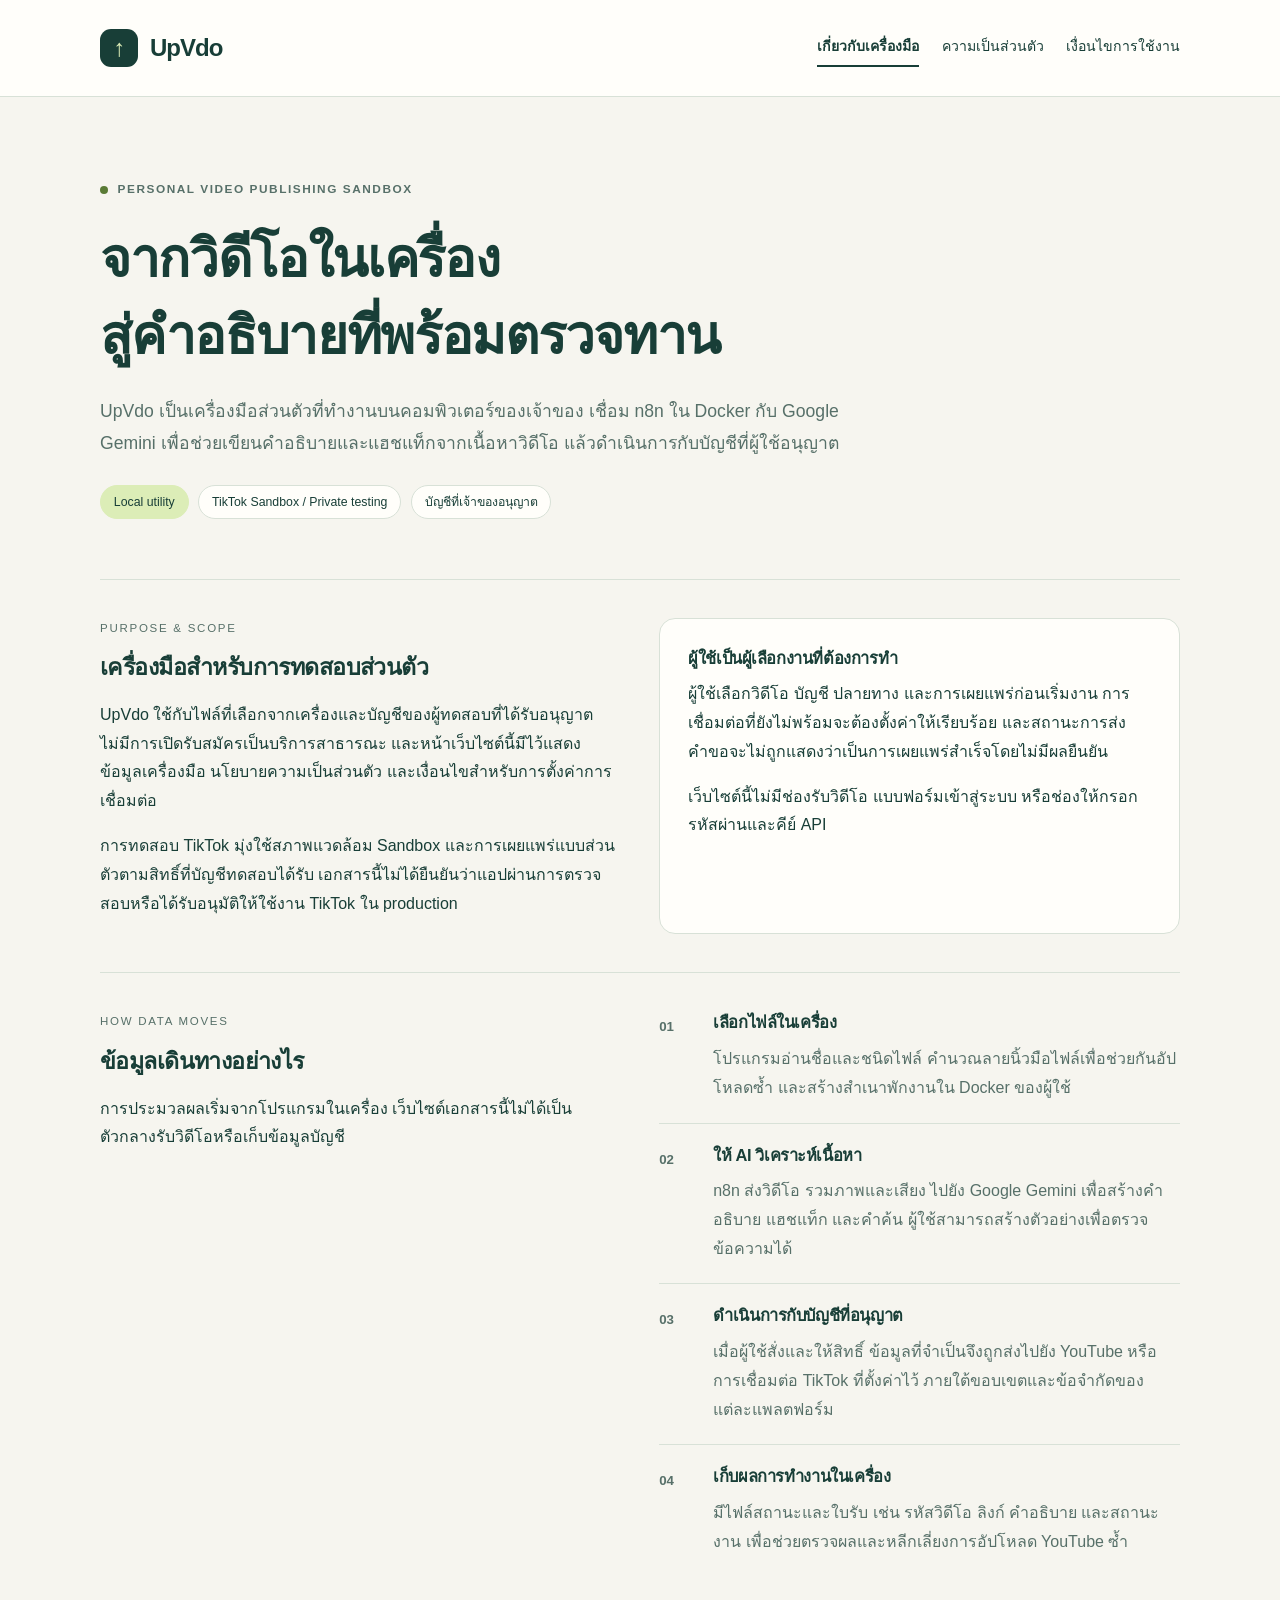
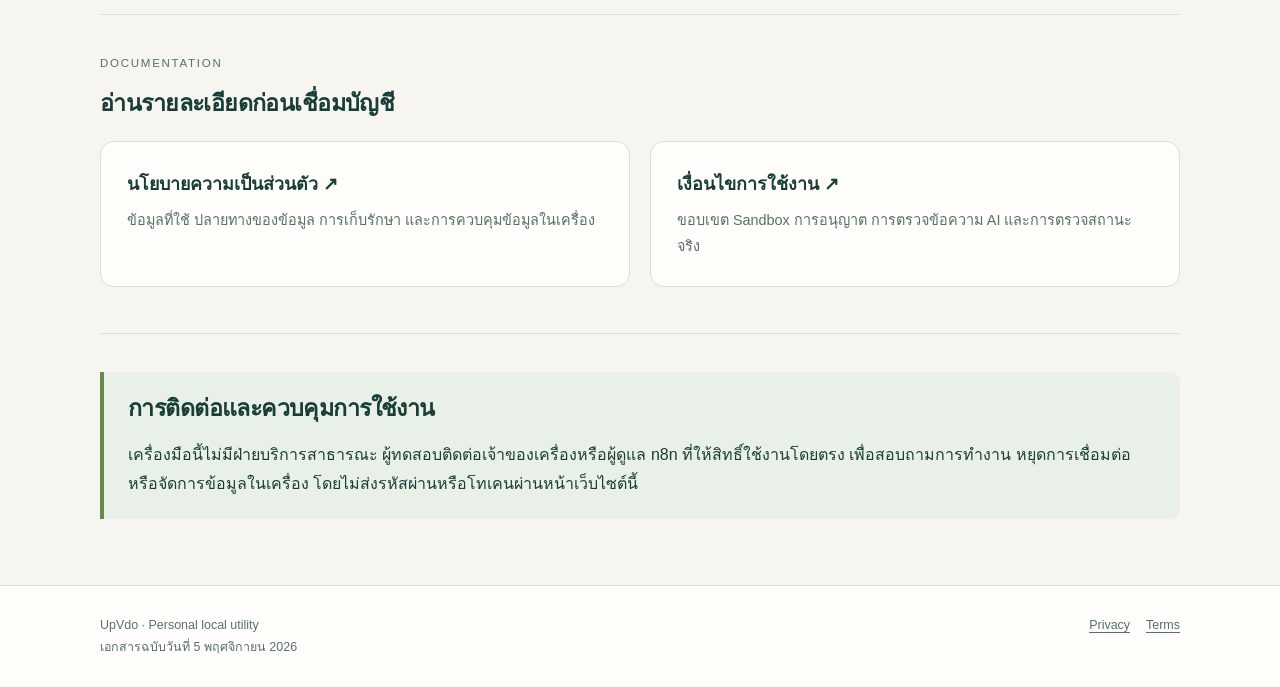
<file: index.html>
<!doctype html>
<html lang="th">
<head>
  <meta charset="utf-8">
  <meta name="viewport" content="width=device-width, initial-scale=1">
  <meta name="description" content="ข้อมูล UpVdo เครื่องมือส่วนตัวบนเครื่องผู้ใช้ สำหรับเตรียมคำอธิบายวิดีโอด้วย AI และทดสอบการเผยแพร่ผ่านบัญชีที่อนุญาต">
  <title>UpVdo — Personal Video Publishing Sandbox</title>
  <link rel="stylesheet" href="styles.css">
</head>
<body>
  <a class="skip-link" href="#main">ข้ามไปเนื้อหา</a>
  <header class="site-header">
    <div class="header-inner">
      <a class="brand" href="index.html" aria-label="UpVdo หน้าหลัก"><span class="brand-mark" aria-hidden="true">↑</span>UpVdo</a>
      <nav aria-label="เมนูหลัก">
        <a href="index.html" aria-current="page">เกี่ยวกับเครื่องมือ</a>
        <a href="privacy.html">ความเป็นส่วนตัว</a>
        <a href="terms.html">เงื่อนไขการใช้งาน</a>
      </nav>
    </div>
  </header>
  <main class="container" id="main">
    <section class="hero" aria-labelledby="page-title">
      <div class="eyebrow">Personal Video Publishing Sandbox</div>
      <h1 id="page-title">จากวิดีโอในเครื่อง<br>สู่คำอธิบายที่พร้อมตรวจทาน</h1>
      <p class="lead">UpVdo เป็นเครื่องมือส่วนตัวที่ทำงานบนคอมพิวเตอร์ของเจ้าของ เชื่อม n8n ใน Docker กับ Google Gemini เพื่อช่วยเขียนคำอธิบายและแฮชแท็กจากเนื้อหาวิดีโอ แล้วดำเนินการกับบัญชีที่ผู้ใช้อนุญาต</p>
      <div class="pill-row" aria-label="ขอบเขตเครื่องมือ">
        <span class="pill strong">Local utility</span>
        <span class="pill">TikTok Sandbox / Private testing</span>
        <span class="pill">บัญชีที่เจ้าของอนุญาต</span>
      </div>
    </section>
    <section class="section two-column" aria-labelledby="scope-title">
      <div>
        <div class="section-label">Purpose &amp; scope</div>
        <h2 id="scope-title">เครื่องมือสำหรับการทดสอบส่วนตัว</h2>
        <p>UpVdo ใช้กับไฟล์ที่เลือกจากเครื่องและบัญชีของผู้ทดสอบที่ได้รับอนุญาต ไม่มีการเปิดรับสมัครเป็นบริการสาธารณะ และหน้าเว็บไซต์นี้มีไว้แสดงข้อมูลเครื่องมือ นโยบายความเป็นส่วนตัว และเงื่อนไขสำหรับการตั้งค่าการเชื่อมต่อ</p>
        <p>การทดสอบ TikTok มุ่งใช้สภาพแวดล้อม Sandbox และการเผยแพร่แบบส่วนตัวตามสิทธิ์ที่บัญชีทดสอบได้รับ เอกสารนี้ไม่ได้ยืนยันว่าแอปผ่านการตรวจสอบหรือได้รับอนุมัติให้ใช้งาน TikTok ใน production</p>
      </div>
      <aside class="card" aria-labelledby="control-title">
        <h3 id="control-title">ผู้ใช้เป็นผู้เลือกงานที่ต้องการทำ</h3>
        <p>ผู้ใช้เลือกวิดีโอ บัญชี ปลายทาง และการเผยแพร่ก่อนเริ่มงาน การเชื่อมต่อที่ยังไม่พร้อมจะต้องตั้งค่าให้เรียบร้อย และสถานะการส่งคำขอจะไม่ถูกแสดงว่าเป็นการเผยแพร่สำเร็จโดยไม่มีผลยืนยัน</p>
        <p>เว็บไซต์นี้ไม่มีช่องรับวิดีโอ แบบฟอร์มเข้าสู่ระบบ หรือช่องให้กรอกรหัสผ่านและคีย์ API</p>
      </aside>
    </section>
    <section class="section two-column" aria-labelledby="flow-title">
      <div>
        <div class="section-label">How data moves</div>
        <h2 id="flow-title">ข้อมูลเดินทางอย่างไร</h2>
        <p>การประมวลผลเริ่มจากโปรแกรมในเครื่อง เว็บไซต์เอกสารนี้ไม่ได้เป็นตัวกลางรับวิดีโอหรือเก็บข้อมูลบัญชี</p>
      </div>
      <ol class="steps">
        <li><div><h3>เลือกไฟล์ในเครื่อง</h3><p>โปรแกรมอ่านชื่อและชนิดไฟล์ คำนวณลายนิ้วมือไฟล์เพื่อช่วยกันอัปโหลดซ้ำ และสร้างสำเนาพักงานใน Docker ของผู้ใช้</p></div></li>
        <li><div><h3>ให้ AI วิเคราะห์เนื้อหา</h3><p>n8n ส่งวิดีโอ รวมภาพและเสียง ไปยัง Google Gemini เพื่อสร้างคำอธิบาย แฮชแท็ก และคำค้น ผู้ใช้สามารถสร้างตัวอย่างเพื่อตรวจข้อความได้</p></div></li>
        <li><div><h3>ดำเนินการกับบัญชีที่อนุญาต</h3><p>เมื่อผู้ใช้สั่งและให้สิทธิ์ ข้อมูลที่จำเป็นจึงถูกส่งไปยัง YouTube หรือการเชื่อมต่อ TikTok ที่ตั้งค่าไว้ ภายใต้ขอบเขตและข้อจำกัดของแต่ละแพลตฟอร์ม</p></div></li>
        <li><div><h3>เก็บผลการทำงานในเครื่อง</h3><p>มีไฟล์สถานะและใบรับ เช่น รหัสวิดีโอ ลิงก์ คำอธิบาย และสถานะงาน เพื่อช่วยตรวจผลและหลีกเลี่ยงการอัปโหลด YouTube ซ้ำ</p></div></li>
      </ol>
    </section>
    <section class="section" aria-labelledby="documents-title">
      <div class="section-label">Documentation</div>
      <h2 id="documents-title">อ่านรายละเอียดก่อนเชื่อมบัญชี</h2>
      <div class="document-links">
        <a class="document-link" href="privacy.html"><strong>นโยบายความเป็นส่วนตัว ↗</strong><span>ข้อมูลที่ใช้ ปลายทางของข้อมูล การเก็บรักษา และการควบคุมข้อมูลในเครื่อง</span></a>
        <a class="document-link" href="terms.html"><strong>เงื่อนไขการใช้งาน ↗</strong><span>ขอบเขต Sandbox การอนุญาต การตรวจข้อความ AI และการตรวจสถานะจริง</span></a>
      </div>
    </section>
    <section class="section" aria-labelledby="contact-title">
      <div class="callout">
        <h2 id="contact-title">การติดต่อและควบคุมการใช้งาน</h2>
        <p>เครื่องมือนี้ไม่มีฝ่ายบริการสาธารณะ ผู้ทดสอบติดต่อเจ้าของเครื่องหรือผู้ดูแล n8n ที่ให้สิทธิ์ใช้งานโดยตรง เพื่อสอบถามการทำงาน หยุดการเชื่อมต่อ หรือจัดการข้อมูลในเครื่อง โดยไม่ส่งรหัสผ่านหรือโทเคนผ่านหน้าเว็บไซต์นี้</p>
      </div>
    </section>
  </main>
  <footer class="site-footer"><div class="footer-inner"><p>UpVdo · Personal local utility<br>เอกสารฉบับวันที่ <time datetime="2026-11-05">5 พฤศจิกายน 2026</time></p><div class="footer-links"><a href="privacy.html">Privacy</a><a href="terms.html">Terms</a></div></div></footer>
</body>
</html>
</file>
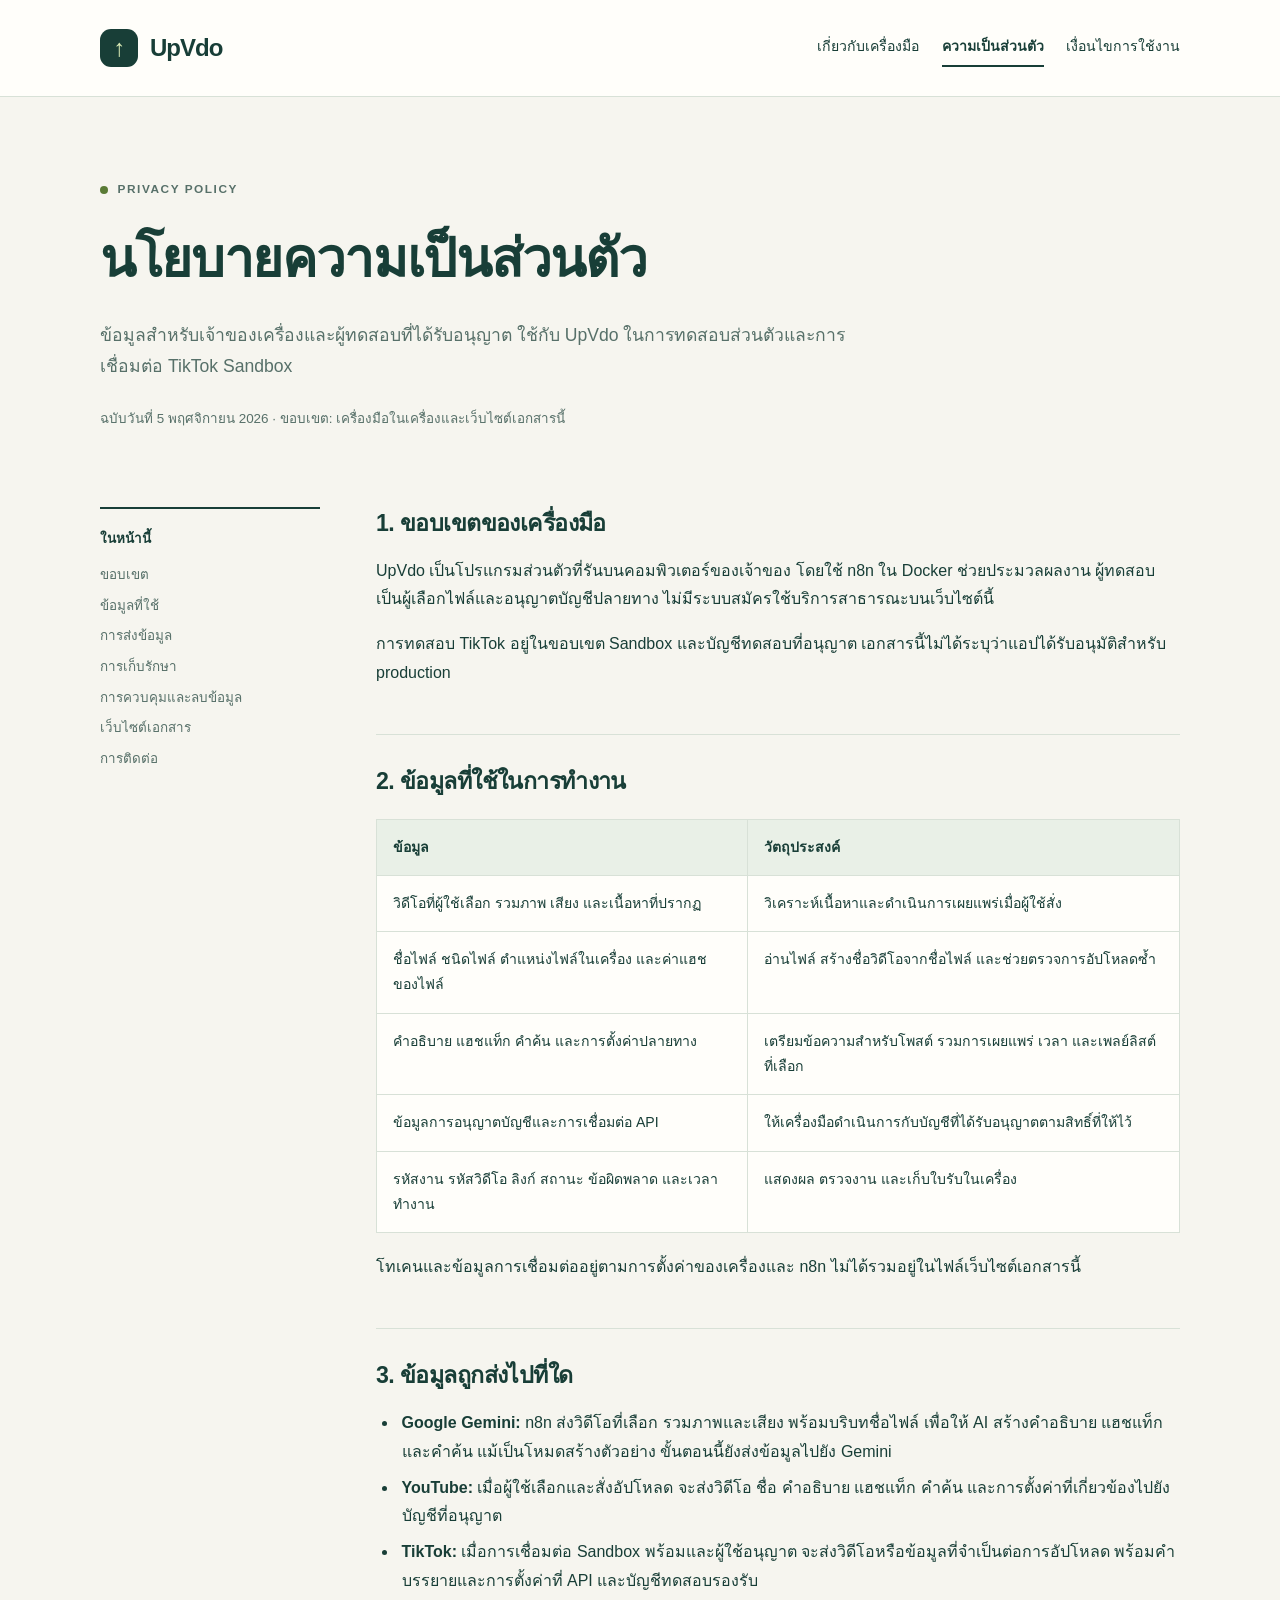
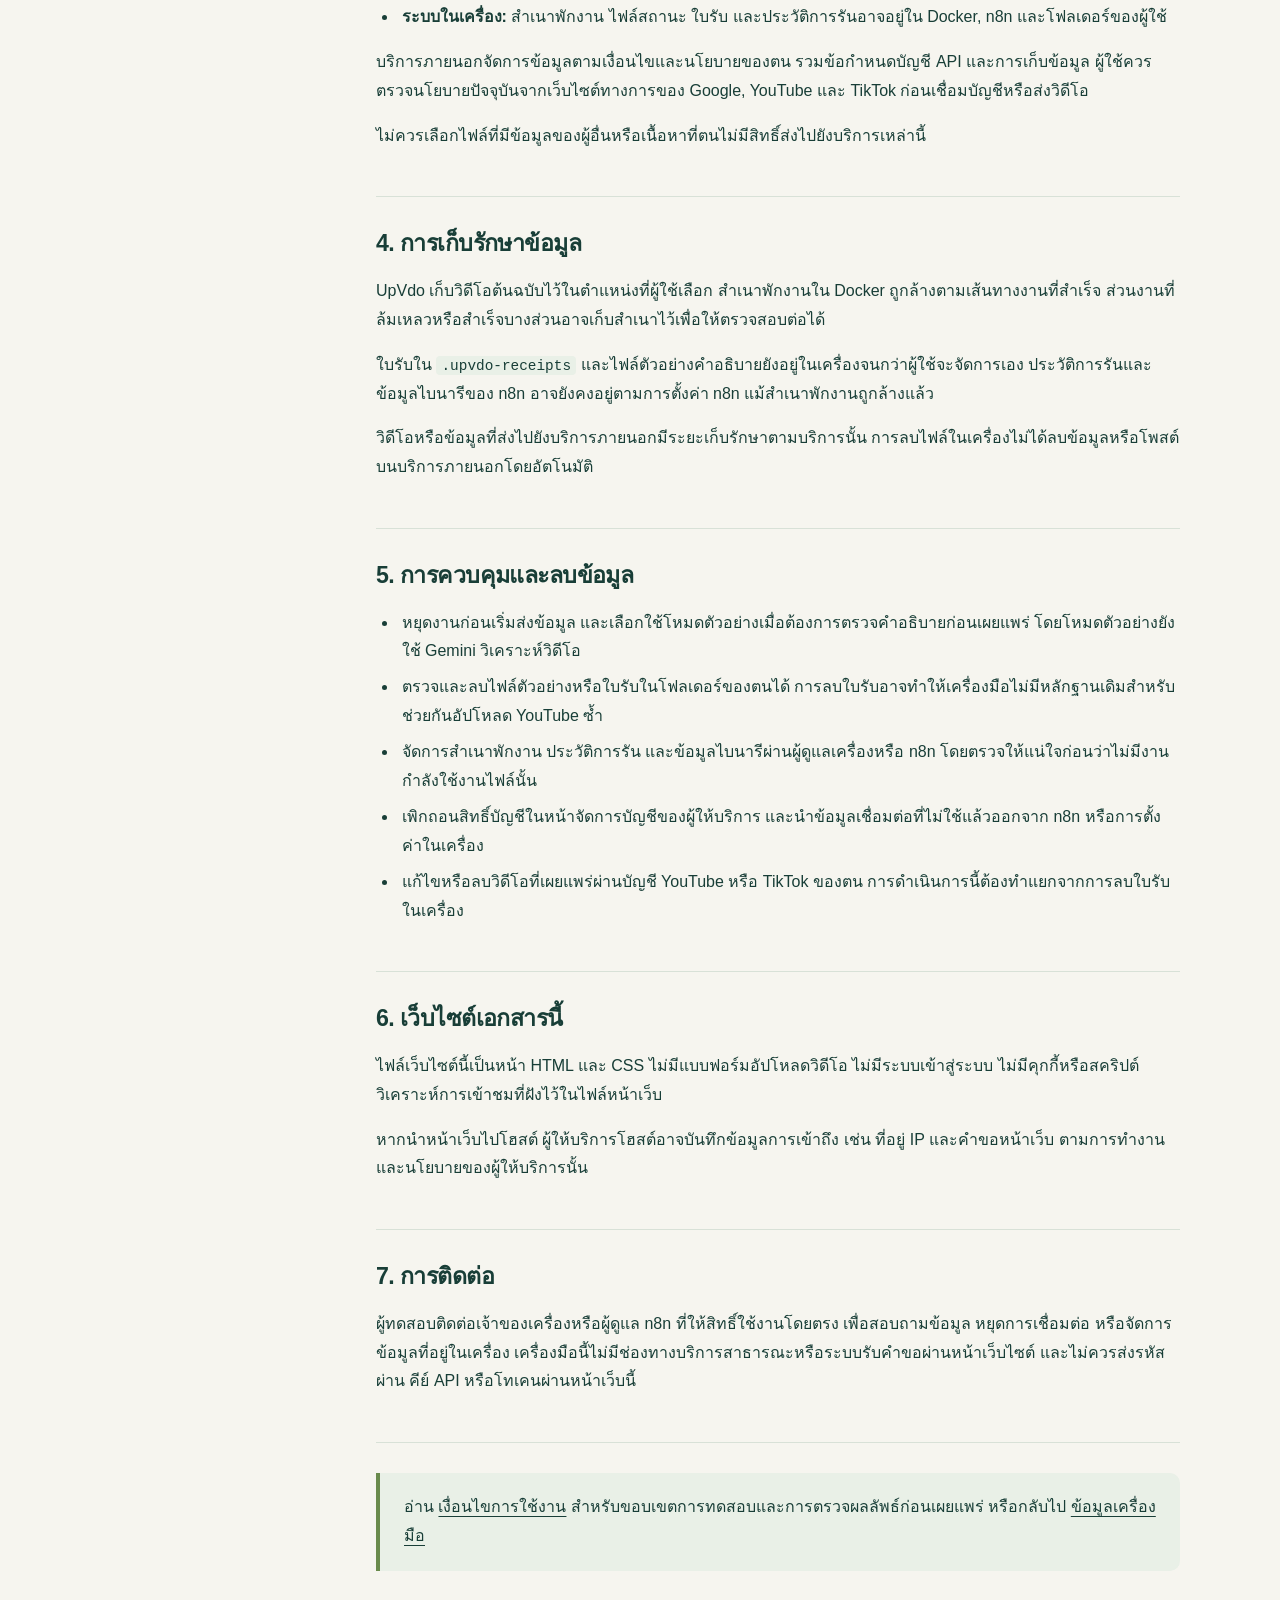
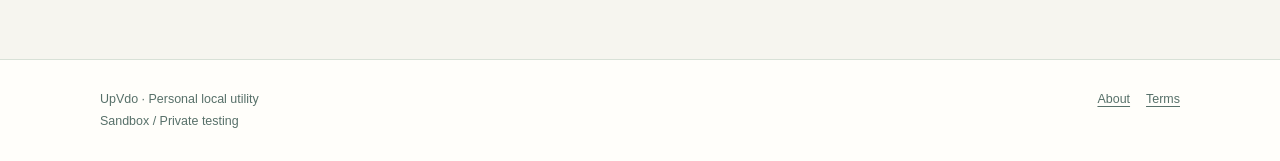
<file: privacy.html>
<!doctype html>
<html lang="th">
<head>
  <meta charset="utf-8">
  <meta name="viewport" content="width=device-width, initial-scale=1">
  <meta name="description" content="นโยบายความเป็นส่วนตัวของ UpVdo เครื่องมือส่วนตัวบนเครื่องผู้ใช้ สำหรับการวิเคราะห์วิดีโอด้วย AI และทดสอบบัญชีที่อนุญาต">
  <title>Privacy Policy | UpVdo Sandbox</title>
  <link rel="stylesheet" href="styles.css">
</head>
<body>
  <a class="skip-link" href="#main">ข้ามไปเนื้อหา</a>
  <header class="site-header"><div class="header-inner"><a class="brand" href="index.html" aria-label="UpVdo หน้าหลัก"><span class="brand-mark" aria-hidden="true">↑</span>UpVdo</a><nav aria-label="เมนูหลัก"><a href="index.html">เกี่ยวกับเครื่องมือ</a><a href="privacy.html" aria-current="page">ความเป็นส่วนตัว</a><a href="terms.html">เงื่อนไขการใช้งาน</a></nav></div></header>
  <main class="container" id="main">
    <div class="hero"><div class="eyebrow">Privacy Policy</div><h1>นโยบายความเป็นส่วนตัว</h1><p class="lead">ข้อมูลสำหรับเจ้าของเครื่องและผู้ทดสอบที่ได้รับอนุญาต ใช้กับ UpVdo ในการทดสอบส่วนตัวและการเชื่อมต่อ TikTok Sandbox</p><p class="meta">ฉบับวันที่ <time datetime="2026-11-05">5 พฤศจิกายน 2026</time> · ขอบเขต: เครื่องมือในเครื่องและเว็บไซต์เอกสารนี้</p></div>
    <div class="doc-layout">
      <aside class="toc" aria-label="สารบัญ"><strong>ในหน้านี้</strong><a href="#scope">ขอบเขต</a><a href="#data">ข้อมูลที่ใช้</a><a href="#sharing">การส่งข้อมูล</a><a href="#retention">การเก็บรักษา</a><a href="#control">การควบคุมและลบข้อมูล</a><a href="#website">เว็บไซต์เอกสาร</a><a href="#contact">การติดต่อ</a></aside>
      <div class="doc-content">
        <section id="scope"><h2>1. ขอบเขตของเครื่องมือ</h2><p>UpVdo เป็นโปรแกรมส่วนตัวที่รันบนคอมพิวเตอร์ของเจ้าของ โดยใช้ n8n ใน Docker ช่วยประมวลผลงาน ผู้ทดสอบเป็นผู้เลือกไฟล์และอนุญาตบัญชีปลายทาง ไม่มีระบบสมัครใช้บริการสาธารณะบนเว็บไซต์นี้</p><p>การทดสอบ TikTok อยู่ในขอบเขต Sandbox และบัญชีทดสอบที่อนุญาต เอกสารนี้ไม่ได้ระบุว่าแอปได้รับอนุมัติสำหรับ production</p></section>
        <section id="data"><h2>2. ข้อมูลที่ใช้ในการทำงาน</h2><div class="table-wrap"><table><thead><tr><th scope="col">ข้อมูล</th><th scope="col">วัตถุประสงค์</th></tr></thead><tbody><tr><td>วิดีโอที่ผู้ใช้เลือก รวมภาพ เสียง และเนื้อหาที่ปรากฏ</td><td>วิเคราะห์เนื้อหาและดำเนินการเผยแพร่เมื่อผู้ใช้สั่ง</td></tr><tr><td>ชื่อไฟล์ ชนิดไฟล์ ตำแหน่งไฟล์ในเครื่อง และค่าแฮชของไฟล์</td><td>อ่านไฟล์ สร้างชื่อวิดีโอจากชื่อไฟล์ และช่วยตรวจการอัปโหลดซ้ำ</td></tr><tr><td>คำอธิบาย แฮชแท็ก คำค้น และการตั้งค่าปลายทาง</td><td>เตรียมข้อความสำหรับโพสต์ รวมการเผยแพร่ เวลา และเพลย์ลิสต์ที่เลือก</td></tr><tr><td>ข้อมูลการอนุญาตบัญชีและการเชื่อมต่อ API</td><td>ให้เครื่องมือดำเนินการกับบัญชีที่ได้รับอนุญาตตามสิทธิ์ที่ให้ไว้</td></tr><tr><td>รหัสงาน รหัสวิดีโอ ลิงก์ สถานะ ข้อผิดพลาด และเวลาทำงาน</td><td>แสดงผล ตรวจงาน และเก็บใบรับในเครื่อง</td></tr></tbody></table></div><p>โทเคนและข้อมูลการเชื่อมต่ออยู่ตามการตั้งค่าของเครื่องและ n8n ไม่ได้รวมอยู่ในไฟล์เว็บไซต์เอกสารนี้</p></section>
        <section id="sharing"><h2>3. ข้อมูลถูกส่งไปที่ใด</h2><ul><li><strong>Google Gemini:</strong> n8n ส่งวิดีโอที่เลือก รวมภาพและเสียง พร้อมบริบทชื่อไฟล์ เพื่อให้ AI สร้างคำอธิบาย แฮชแท็ก และคำค้น แม้เป็นโหมดสร้างตัวอย่าง ขั้นตอนนี้ยังส่งข้อมูลไปยัง Gemini</li><li><strong>YouTube:</strong> เมื่อผู้ใช้เลือกและสั่งอัปโหลด จะส่งวิดีโอ ชื่อ คำอธิบาย แฮชแท็ก คำค้น และการตั้งค่าที่เกี่ยวข้องไปยังบัญชีที่อนุญาต</li><li><strong>TikTok:</strong> เมื่อการเชื่อมต่อ Sandbox พร้อมและผู้ใช้อนุญาต จะส่งวิดีโอหรือข้อมูลที่จำเป็นต่อการอัปโหลด พร้อมคำบรรยายและการตั้งค่าที่ API และบัญชีทดสอบรองรับ</li><li><strong>ระบบในเครื่อง:</strong> สำเนาพักงาน ไฟล์สถานะ ใบรับ และประวัติการรันอาจอยู่ใน Docker, n8n และโฟลเดอร์ของผู้ใช้</li></ul><p>บริการภายนอกจัดการข้อมูลตามเงื่อนไขและนโยบายของตน รวมข้อกำหนดบัญชี API และการเก็บข้อมูล ผู้ใช้ควรตรวจนโยบายปัจจุบันจากเว็บไซต์ทางการของ Google, YouTube และ TikTok ก่อนเชื่อมบัญชีหรือส่งวิดีโอ</p><p>ไม่ควรเลือกไฟล์ที่มีข้อมูลของผู้อื่นหรือเนื้อหาที่ตนไม่มีสิทธิ์ส่งไปยังบริการเหล่านี้</p></section>
        <section id="retention"><h2>4. การเก็บรักษาข้อมูล</h2><p>UpVdo เก็บวิดีโอต้นฉบับไว้ในตำแหน่งที่ผู้ใช้เลือก สำเนาพักงานใน Docker ถูกล้างตามเส้นทางงานที่สำเร็จ ส่วนงานที่ล้มเหลวหรือสำเร็จบางส่วนอาจเก็บสำเนาไว้เพื่อให้ตรวจสอบต่อได้</p><p>ใบรับใน <code>.upvdo-receipts</code> และไฟล์ตัวอย่างคำอธิบายยังอยู่ในเครื่องจนกว่าผู้ใช้จะจัดการเอง ประวัติการรันและข้อมูลไบนารีของ n8n อาจยังคงอยู่ตามการตั้งค่า n8n แม้สำเนาพักงานถูกล้างแล้ว</p><p>วิดีโอหรือข้อมูลที่ส่งไปยังบริการภายนอกมีระยะเก็บรักษาตามบริการนั้น การลบไฟล์ในเครื่องไม่ได้ลบข้อมูลหรือโพสต์บนบริการภายนอกโดยอัตโนมัติ</p></section>
        <section id="control"><h2>5. การควบคุมและลบข้อมูล</h2><ul><li>หยุดงานก่อนเริ่มส่งข้อมูล และเลือกใช้โหมดตัวอย่างเมื่อต้องการตรวจคำอธิบายก่อนเผยแพร่ โดยโหมดตัวอย่างยังใช้ Gemini วิเคราะห์วิดีโอ</li><li>ตรวจและลบไฟล์ตัวอย่างหรือใบรับในโฟลเดอร์ของตนได้ การลบใบรับอาจทำให้เครื่องมือไม่มีหลักฐานเดิมสำหรับช่วยกันอัปโหลด YouTube ซ้ำ</li><li>จัดการสำเนาพักงาน ประวัติการรัน และข้อมูลไบนารีผ่านผู้ดูแลเครื่องหรือ n8n โดยตรวจให้แน่ใจก่อนว่าไม่มีงานกำลังใช้งานไฟล์นั้น</li><li>เพิกถอนสิทธิ์บัญชีในหน้าจัดการบัญชีของผู้ให้บริการ และนำข้อมูลเชื่อมต่อที่ไม่ใช้แล้วออกจาก n8n หรือการตั้งค่าในเครื่อง</li><li>แก้ไขหรือลบวิดีโอที่เผยแพร่ผ่านบัญชี YouTube หรือ TikTok ของตน การดำเนินการนี้ต้องทำแยกจากการลบใบรับในเครื่อง</li></ul></section>
        <section id="website"><h2>6. เว็บไซต์เอกสารนี้</h2><p>ไฟล์เว็บไซต์นี้เป็นหน้า HTML และ CSS ไม่มีแบบฟอร์มอัปโหลดวิดีโอ ไม่มีระบบเข้าสู่ระบบ ไม่มีคุกกี้หรือสคริปต์วิเคราะห์การเข้าชมที่ฝังไว้ในไฟล์หน้าเว็บ</p><p>หากนำหน้าเว็บไปโฮสต์ ผู้ให้บริการโฮสต์อาจบันทึกข้อมูลการเข้าถึง เช่น ที่อยู่ IP และคำขอหน้าเว็บ ตามการทำงานและนโยบายของผู้ให้บริการนั้น</p></section>
        <section id="contact"><h2>7. การติดต่อ</h2><p>ผู้ทดสอบติดต่อเจ้าของเครื่องหรือผู้ดูแล n8n ที่ให้สิทธิ์ใช้งานโดยตรง เพื่อสอบถามข้อมูล หยุดการเชื่อมต่อ หรือจัดการข้อมูลที่อยู่ในเครื่อง เครื่องมือนี้ไม่มีช่องทางบริการสาธารณะหรือระบบรับคำขอผ่านหน้าเว็บไซต์ และไม่ควรส่งรหัสผ่าน คีย์ API หรือโทเคนผ่านหน้าเว็บนี้</p></section>
        <div class="callout"><p>อ่าน <a href="terms.html">เงื่อนไขการใช้งาน</a> สำหรับขอบเขตการทดสอบและการตรวจผลลัพธ์ก่อนเผยแพร่ หรือกลับไป <a href="index.html">ข้อมูลเครื่องมือ</a></p></div>
      </div>
    </div>
  </main>
  <footer class="site-footer"><div class="footer-inner"><p>UpVdo · Personal local utility<br>Sandbox / Private testing</p><div class="footer-links"><a href="index.html">About</a><a href="terms.html">Terms</a></div></div></footer>
</body>
</html>
</file>
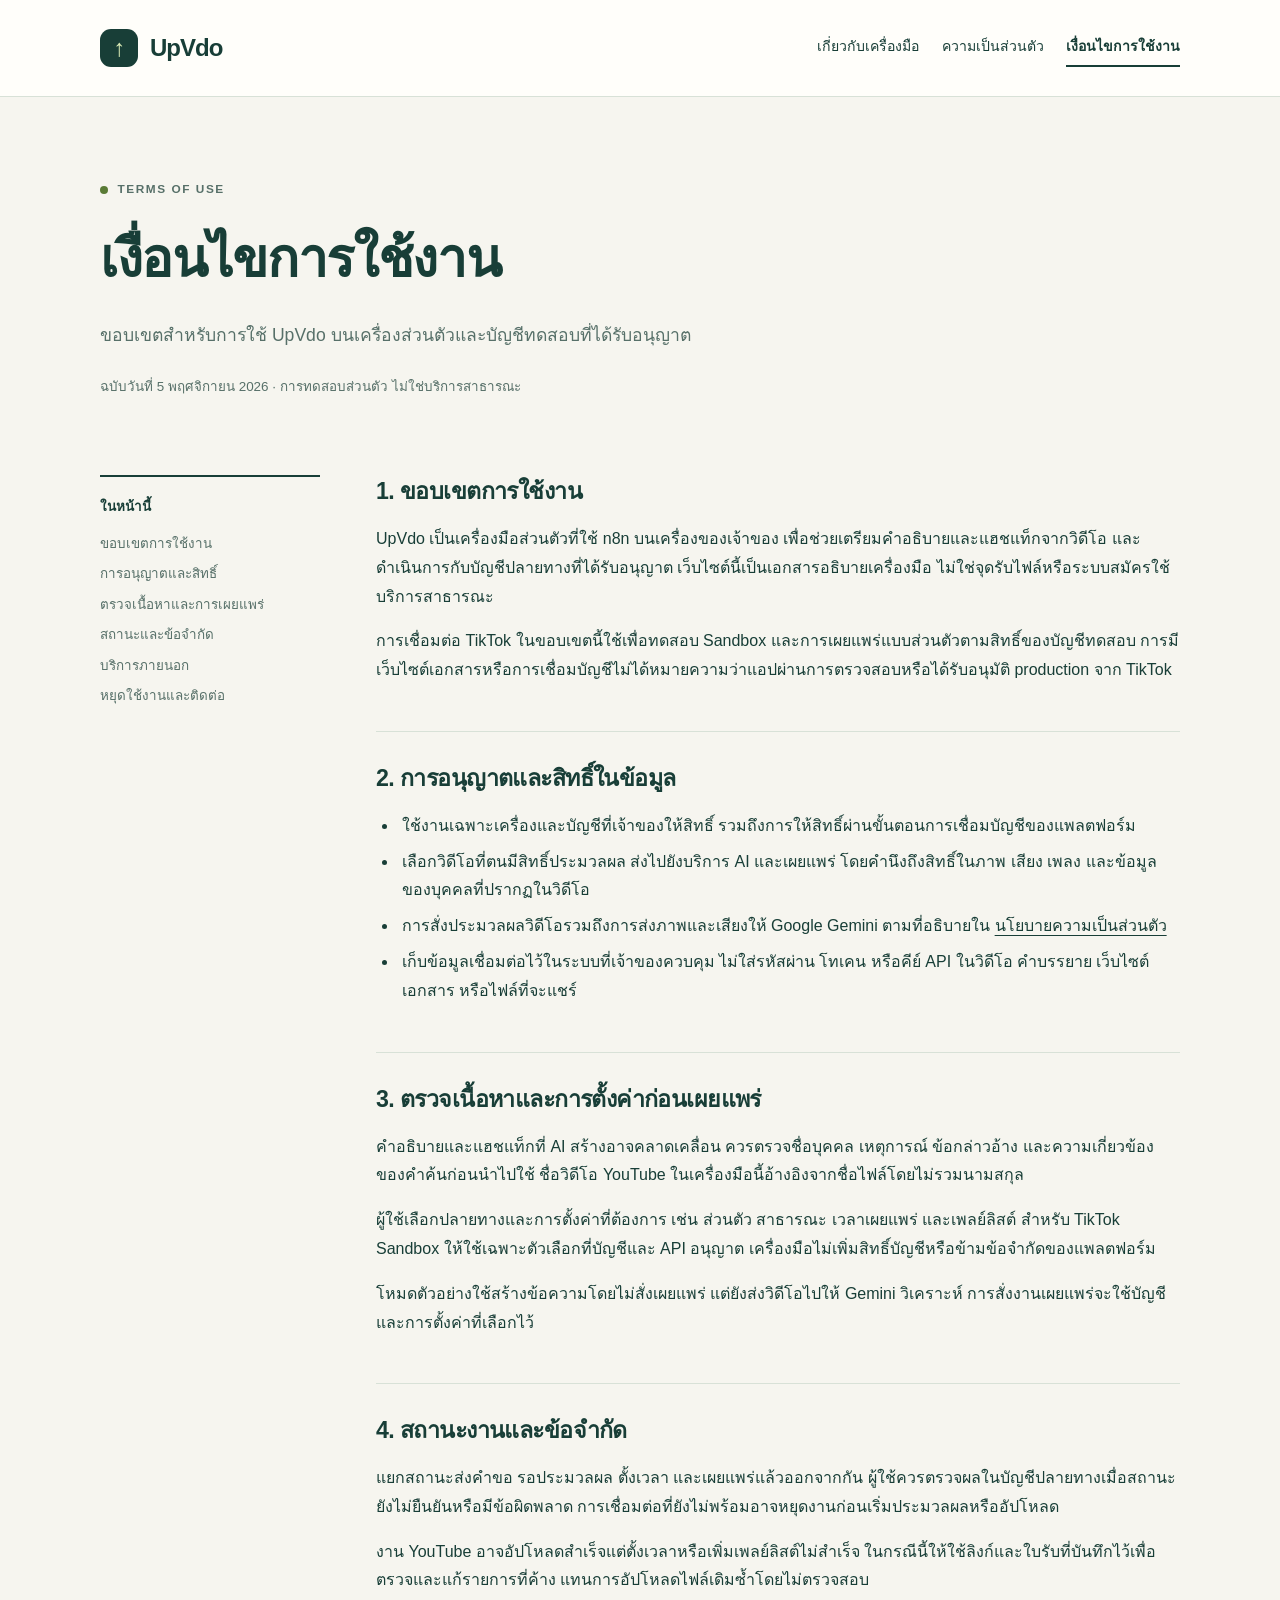
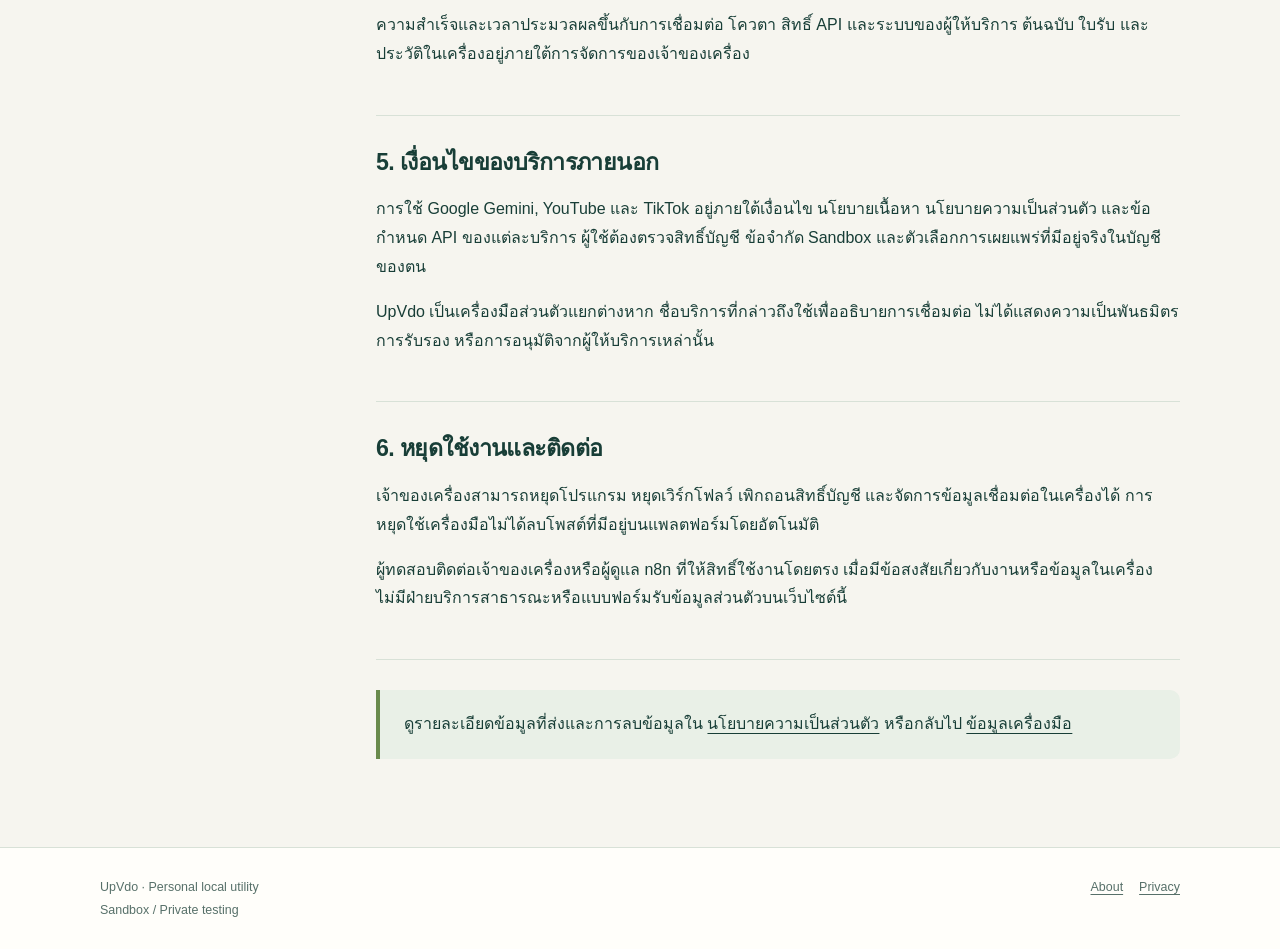
<file: terms.html>
<!doctype html>
<html lang="th">
<head>
  <meta charset="utf-8">
  <meta name="viewport" content="width=device-width, initial-scale=1">
  <meta name="description" content="เงื่อนไขการใช้ UpVdo สำหรับเครื่องมือส่วนตัว การทดสอบ TikTok Sandbox และการเผยแพร่ผ่านบัญชีที่เจ้าของอนุญาต">
  <title>Terms of Use | UpVdo Sandbox</title>
  <link rel="stylesheet" href="styles.css">
</head>
<body>
  <a class="skip-link" href="#main">ข้ามไปเนื้อหา</a>
  <header class="site-header"><div class="header-inner"><a class="brand" href="index.html" aria-label="UpVdo หน้าหลัก"><span class="brand-mark" aria-hidden="true">↑</span>UpVdo</a><nav aria-label="เมนูหลัก"><a href="index.html">เกี่ยวกับเครื่องมือ</a><a href="privacy.html">ความเป็นส่วนตัว</a><a href="terms.html" aria-current="page">เงื่อนไขการใช้งาน</a></nav></div></header>
  <main class="container" id="main">
    <div class="hero"><div class="eyebrow">Terms of Use</div><h1>เงื่อนไขการใช้งาน</h1><p class="lead">ขอบเขตสำหรับการใช้ UpVdo บนเครื่องส่วนตัวและบัญชีทดสอบที่ได้รับอนุญาต</p><p class="meta">ฉบับวันที่ <time datetime="2026-11-05">5 พฤศจิกายน 2026</time> · การทดสอบส่วนตัว ไม่ใช่บริการสาธารณะ</p></div>
    <div class="doc-layout">
      <aside class="toc" aria-label="สารบัญ"><strong>ในหน้านี้</strong><a href="#scope">ขอบเขตการใช้งาน</a><a href="#permission">การอนุญาตและสิทธิ์</a><a href="#review">ตรวจเนื้อหาและการเผยแพร่</a><a href="#status">สถานะและข้อจำกัด</a><a href="#third-party">บริการภายนอก</a><a href="#stop">หยุดใช้งานและติดต่อ</a></aside>
      <div class="doc-content">
        <section id="scope"><h2>1. ขอบเขตการใช้งาน</h2><p>UpVdo เป็นเครื่องมือส่วนตัวที่ใช้ n8n บนเครื่องของเจ้าของ เพื่อช่วยเตรียมคำอธิบายและแฮชแท็กจากวิดีโอ และดำเนินการกับบัญชีปลายทางที่ได้รับอนุญาต เว็บไซต์นี้เป็นเอกสารอธิบายเครื่องมือ ไม่ใช่จุดรับไฟล์หรือระบบสมัครใช้บริการสาธารณะ</p><p>การเชื่อมต่อ TikTok ในขอบเขตนี้ใช้เพื่อทดสอบ Sandbox และการเผยแพร่แบบส่วนตัวตามสิทธิ์ของบัญชีทดสอบ การมีเว็บไซต์เอกสารหรือการเชื่อมบัญชีไม่ได้หมายความว่าแอปผ่านการตรวจสอบหรือได้รับอนุมัติ production จาก TikTok</p></section>
        <section id="permission"><h2>2. การอนุญาตและสิทธิ์ในข้อมูล</h2><ul><li>ใช้งานเฉพาะเครื่องและบัญชีที่เจ้าของให้สิทธิ์ รวมถึงการให้สิทธิ์ผ่านขั้นตอนการเชื่อมบัญชีของแพลตฟอร์ม</li><li>เลือกวิดีโอที่ตนมีสิทธิ์ประมวลผล ส่งไปยังบริการ AI และเผยแพร่ โดยคำนึงถึงสิทธิ์ในภาพ เสียง เพลง และข้อมูลของบุคคลที่ปรากฏในวิดีโอ</li><li>การสั่งประมวลผลวิดีโอรวมถึงการส่งภาพและเสียงให้ Google Gemini ตามที่อธิบายใน <a href="privacy.html">นโยบายความเป็นส่วนตัว</a></li><li>เก็บข้อมูลเชื่อมต่อไว้ในระบบที่เจ้าของควบคุม ไม่ใส่รหัสผ่าน โทเคน หรือคีย์ API ในวิดีโอ คำบรรยาย เว็บไซต์เอกสาร หรือไฟล์ที่จะแชร์</li></ul></section>
        <section id="review"><h2>3. ตรวจเนื้อหาและการตั้งค่าก่อนเผยแพร่</h2><p>คำอธิบายและแฮชแท็กที่ AI สร้างอาจคลาดเคลื่อน ควรตรวจชื่อบุคคล เหตุการณ์ ข้อกล่าวอ้าง และความเกี่ยวข้องของคำค้นก่อนนำไปใช้ ชื่อวิดีโอ YouTube ในเครื่องมือนี้อ้างอิงจากชื่อไฟล์โดยไม่รวมนามสกุล</p><p>ผู้ใช้เลือกปลายทางและการตั้งค่าที่ต้องการ เช่น ส่วนตัว สาธารณะ เวลาเผยแพร่ และเพลย์ลิสต์ สำหรับ TikTok Sandbox ให้ใช้เฉพาะตัวเลือกที่บัญชีและ API อนุญาต เครื่องมือไม่เพิ่มสิทธิ์บัญชีหรือข้ามข้อจำกัดของแพลตฟอร์ม</p><p>โหมดตัวอย่างใช้สร้างข้อความโดยไม่สั่งเผยแพร่ แต่ยังส่งวิดีโอไปให้ Gemini วิเคราะห์ การสั่งงานเผยแพร่จะใช้บัญชีและการตั้งค่าที่เลือกไว้</p></section>
        <section id="status"><h2>4. สถานะงานและข้อจำกัด</h2><p>แยกสถานะส่งคำขอ รอประมวลผล ตั้งเวลา และเผยแพร่แล้วออกจากกัน ผู้ใช้ควรตรวจผลในบัญชีปลายทางเมื่อสถานะยังไม่ยืนยันหรือมีข้อผิดพลาด การเชื่อมต่อที่ยังไม่พร้อมอาจหยุดงานก่อนเริ่มประมวลผลหรืออัปโหลด</p><p>งาน YouTube อาจอัปโหลดสำเร็จแต่ตั้งเวลาหรือเพิ่มเพลย์ลิสต์ไม่สำเร็จ ในกรณีนี้ให้ใช้ลิงก์และใบรับที่บันทึกไว้เพื่อตรวจและแก้รายการที่ค้าง แทนการอัปโหลดไฟล์เดิมซ้ำโดยไม่ตรวจสอบ</p><p>ความสำเร็จและเวลาประมวลผลขึ้นกับการเชื่อมต่อ โควตา สิทธิ์ API และระบบของผู้ให้บริการ ต้นฉบับ ใบรับ และประวัติในเครื่องอยู่ภายใต้การจัดการของเจ้าของเครื่อง</p></section>
        <section id="third-party"><h2>5. เงื่อนไขของบริการภายนอก</h2><p>การใช้ Google Gemini, YouTube และ TikTok อยู่ภายใต้เงื่อนไข นโยบายเนื้อหา นโยบายความเป็นส่วนตัว และข้อกำหนด API ของแต่ละบริการ ผู้ใช้ต้องตรวจสิทธิ์บัญชี ข้อจำกัด Sandbox และตัวเลือกการเผยแพร่ที่มีอยู่จริงในบัญชีของตน</p><p>UpVdo เป็นเครื่องมือส่วนตัวแยกต่างหาก ชื่อบริการที่กล่าวถึงใช้เพื่ออธิบายการเชื่อมต่อ ไม่ได้แสดงความเป็นพันธมิตร การรับรอง หรือการอนุมัติจากผู้ให้บริการเหล่านั้น</p></section>
        <section id="stop"><h2>6. หยุดใช้งานและติดต่อ</h2><p>เจ้าของเครื่องสามารถหยุดโปรแกรม หยุดเวิร์กโฟลว์ เพิกถอนสิทธิ์บัญชี และจัดการข้อมูลเชื่อมต่อในเครื่องได้ การหยุดใช้เครื่องมือไม่ได้ลบโพสต์ที่มีอยู่บนแพลตฟอร์มโดยอัตโนมัติ</p><p>ผู้ทดสอบติดต่อเจ้าของเครื่องหรือผู้ดูแล n8n ที่ให้สิทธิ์ใช้งานโดยตรง เมื่อมีข้อสงสัยเกี่ยวกับงานหรือข้อมูลในเครื่อง ไม่มีฝ่ายบริการสาธารณะหรือแบบฟอร์มรับข้อมูลส่วนตัวบนเว็บไซต์นี้</p></section>
        <div class="callout"><p>ดูรายละเอียดข้อมูลที่ส่งและการลบข้อมูลใน <a href="privacy.html">นโยบายความเป็นส่วนตัว</a> หรือกลับไป <a href="index.html">ข้อมูลเครื่องมือ</a></p></div>
      </div>
    </div>
  </main>
  <footer class="site-footer"><div class="footer-inner"><p>UpVdo · Personal local utility<br>Sandbox / Private testing</p><div class="footer-links"><a href="index.html">About</a><a href="privacy.html">Privacy</a></div></div></footer>
</body>
</html>
</file>
<file: styles.css>
:root {
    color-scheme: light;
    --ink: #183e37;
    --muted: #577069;
    --paper: #f6f5ef;
    --card: #fffefa;
    --line: #d8e1d7;
    --accent: #dcedb7;
    --soft: #e9f0e7;
    --white: #fff
}

* {
    box-sizing: border-box
}

html {
    scroll-behavior: smooth;
    scroll-padding-top: 2rem
}

body {
    margin: 0;
    background: var(--paper);
    color: var(--ink);
    font-family: Tahoma, "Leelawadee UI", "Segoe UI", sans-serif;
    font-size: 16px;
    line-height: 1.8
}

a {
    color: inherit;
    text-underline-offset: .24em
}

a:hover {
    color: #286b53
}

a:focus-visible {
    outline: 3px solid #4d895e;
    outline-offset: 5px;
    border-radius: 3px
}

.skip-link {
    position: absolute;
    left: 1rem;
    top: -5rem;
    padding: .6rem 1rem;
    background: var(--ink);
    color: var(--white);
    z-index: 5
}

.skip-link:focus {
    top: 1rem
}

.site-header {
    border-bottom: 1px solid var(--line);
    background: var(--card)
}

.header-inner,
.container,
.footer-inner {
    width: min(1080px, calc(100% - 48px));
    margin-inline: auto
}

.header-inner {
    display: flex;
    align-items: center;
    justify-content: space-between;
    gap: 2rem;
    min-height: 96px
}

.brand {
    display: flex;
    align-items: center;
    gap: .75rem;
    font-family: "Segoe UI", Tahoma, sans-serif;
    font-size: 1.5rem;
    font-weight: 750;
    letter-spacing: -.04em;
    text-decoration: none
}

.brand-mark {
    display: grid;
    place-items: center;
    width: 38px;
    height: 38px;
    border-radius: 11px;
    background: var(--ink);
    color: var(--accent);
    font-size: 1.5rem;
    line-height: 1
}

nav {
    display: flex;
    gap: 1.4rem;
    flex-wrap: wrap;
    font-size: .88rem
}

nav a {
    text-decoration: none;
    padding: .35rem 0
}

nav a[aria-current=page] {
    font-weight: 700;
    border-bottom: 2px solid var(--ink)
}

.hero {
    padding-block: 78px 60px;
    max-width: 860px
}

.eyebrow {
    display: inline-flex;
    align-items: center;
    gap: .6rem;
    font-family: "Segoe UI", Tahoma, sans-serif;
    text-transform: uppercase;
    letter-spacing: .13em;
    font-size: .74rem;
    font-weight: 700;
    color: var(--muted)
}

.eyebrow::before {
    content: "";
    width: 8px;
    height: 8px;
    border-radius: 50%;
    background: #5a7b36
}

h1,
h2,
h3 {
    line-height: 1.45;
    letter-spacing: -.025em
}

h1 {
    font-size: clamp(2rem, 4.4vw, 3.3rem);
    font-weight: 700;
    margin: 1.1rem 0 1.35rem
}

h2 {
    font-size: 1.45rem;
    margin: 0 0 1rem
}

h3 {
    font-size: 1.03rem;
    margin: 0 0 .6rem
}

p {
    margin: 0 0 1rem
}

.lead {
    font-size: 1.1rem;
    color: var(--muted);
    max-width: 760px
}

.pill-row {
    display: flex;
    gap: .6rem;
    flex-wrap: wrap;
    margin-top: 1.6rem
}

.pill {
    border: 1px solid var(--line);
    border-radius: 99px;
    padding: .3rem .8rem;
    font-size: .77rem;
    background: var(--card)
}

.pill.strong {
    background: var(--accent);
    border-color: var(--accent)
}

.section {
    padding-block: 38px;
    border-top: 1px solid var(--line)
}

.section-label {
    font-family: "Segoe UI", Tahoma, sans-serif;
    font-size: .72rem;
    letter-spacing: .15em;
    color: var(--muted);
    text-transform: uppercase;
    margin-bottom: .8rem
}

.two-column {
    display: grid;
    grid-template-columns: 1fr 1fr;
    gap: 2.4rem
}

.card {
    background: var(--card);
    border: 1px solid var(--line);
    border-radius: 16px;
    padding: 28px
}

.callout {
    background: var(--soft);
    border-left: 4px solid #698a4c;
    padding: 20px 24px;
    border-radius: 0 10px 10px 0
}

.callout p:last-child,
.card p:last-child {
    margin-bottom: 0
}

.steps {
    list-style: none;
    padding: 0;
    margin: 0;
    counter-reset: step
}

.steps li {
    counter-increment: step;
    display: grid;
    grid-template-columns: 38px 1fr;
    gap: 16px;
    padding: 20px 0;
    border-top: 1px solid var(--line)
}

.steps li:first-child {
    border-top: 0;
    padding-top: 0
}

.steps li::before {
    content: counter(step, decimal-leading-zero);
    font-family: "Segoe UI", Tahoma, sans-serif;
    font-size: .83rem;
    font-weight: 700;
    color: var(--muted);
    padding-top: .25rem
}

.steps p {
    color: var(--muted);
    margin-bottom: 0
}

.document-links {
    display: grid;
    grid-template-columns: 1fr 1fr;
    gap: 20px;
    margin: 20px 0 8px
}

.document-link {
    display: block;
    border: 1px solid var(--line);
    border-radius: 14px;
    padding: 26px;
    text-decoration: none;
    background: var(--card)
}

.document-link strong {
    display: block;
    font-size: 1.12rem;
    margin-bottom: .5rem
}

.document-link span {
    display: block;
    color: var(--muted);
    font-size: .9rem
}

.document-link:hover {
    border-color: #7e9b7a
}

.doc-layout {
    display: grid;
    grid-template-columns: 220px minmax(0, 1fr);
    gap: 56px;
    padding-bottom: 60px
}

.toc {
    align-self: start;
    position: sticky;
    top: 24px;
    border-top: 2px solid var(--ink);
    padding-top: 18px;
    font-size: .84rem
}

.toc strong {
    display: block;
    margin-bottom: .75rem
}

.toc a {
    display: block;
    margin: .4rem 0;
    color: var(--muted);
    text-decoration: none
}

.doc-content section {
    padding-bottom: 30px;
    margin-bottom: 30px;
    border-bottom: 1px solid var(--line)
}

.doc-content section:last-child {
    border-bottom: 0;
    margin-bottom: 0
}

.doc-content ul {
    padding-left: 1.4rem;
    margin: .6rem 0 1rem
}

.doc-content li {
    padding-left: .2rem;
    margin: .45rem 0
}

.meta {
    font-size: .84rem;
    color: var(--muted);
    margin-top: 1.5rem
}

code {
    font-family: Consolas, monospace;
    font-size: .9em;
    overflow-wrap: anywhere;
    background: var(--soft);
    padding: .12em .35em;
    border-radius: 4px
}

.table-wrap {
    overflow-x: auto;
    margin: 1.25rem 0
}

table {
    width: 100%;
    border-collapse: collapse;
    font-size: .88rem;
    min-width: 460px;
    background: var(--card)
}

th,
td {
    padding: 15px 16px;
    text-align: left;
    vertical-align: top;
    border: 1px solid var(--line)
}

th {
    background: var(--soft);
    font-weight: 700
}

.site-footer {
    border-top: 1px solid var(--line);
    margin-top: 28px;
    background: var(--card)
}

.footer-inner {
    display: flex;
    justify-content: space-between;
    gap: 2rem;
    padding-block: 28px;
    font-size: .78rem;
    color: var(--muted)
}

.footer-inner p {
    margin: 0
}

.footer-links {
    display: flex;
    gap: 1rem;
    align-items: start;
    flex-shrink: 0
}

@media(max-width:760px) {
    .header-inner {
        align-items: start;
        flex-direction: column;
        justify-content: center;
        gap: 10px;
        padding-block: 20px
    }

    .header-inner,
    .container,
    .footer-inner {
        width: calc(100% - 36px)
    }

    nav {
        gap: 1rem
    }

    .hero {
        padding-block: 44px 34px
    }

    .two-column,
    .document-links,
    .doc-layout {
        grid-template-columns: 1fr;
        gap: 24px
    }

    .card {
        padding: 22px
    }

    .doc-layout {
        padding-bottom: 28px
    }

    .toc {
        position: static
    }

    .toc a {
        display: inline-block;
        margin-right: 1rem
    }

    .section {
        padding-block: 28px
    }

    .footer-inner {
        flex-direction: column;
        gap: 12px
    }

    .lead {
        font-size: 1rem
    }

    h2 {
        font-size: 1.3rem
    }
}

@media(prefers-reduced-motion:reduce) {
    html {
        scroll-behavior: auto
    }
}

@media print {
    body {
        background: white;
        font-size: 11pt
    }

    .site-header,
    .site-footer,
    .toc,
    .skip-link {
        display: none
    }

    .container {
        width: 100%
    }

    .hero {
        padding-block: 0 20px
    }

    .doc-layout {
        display: block
    }

    .doc-content section {
        break-inside: avoid
    }

    .card,
    .callout {
        background: white
    }

    a {
        color: inherit
    }
}
</file>
